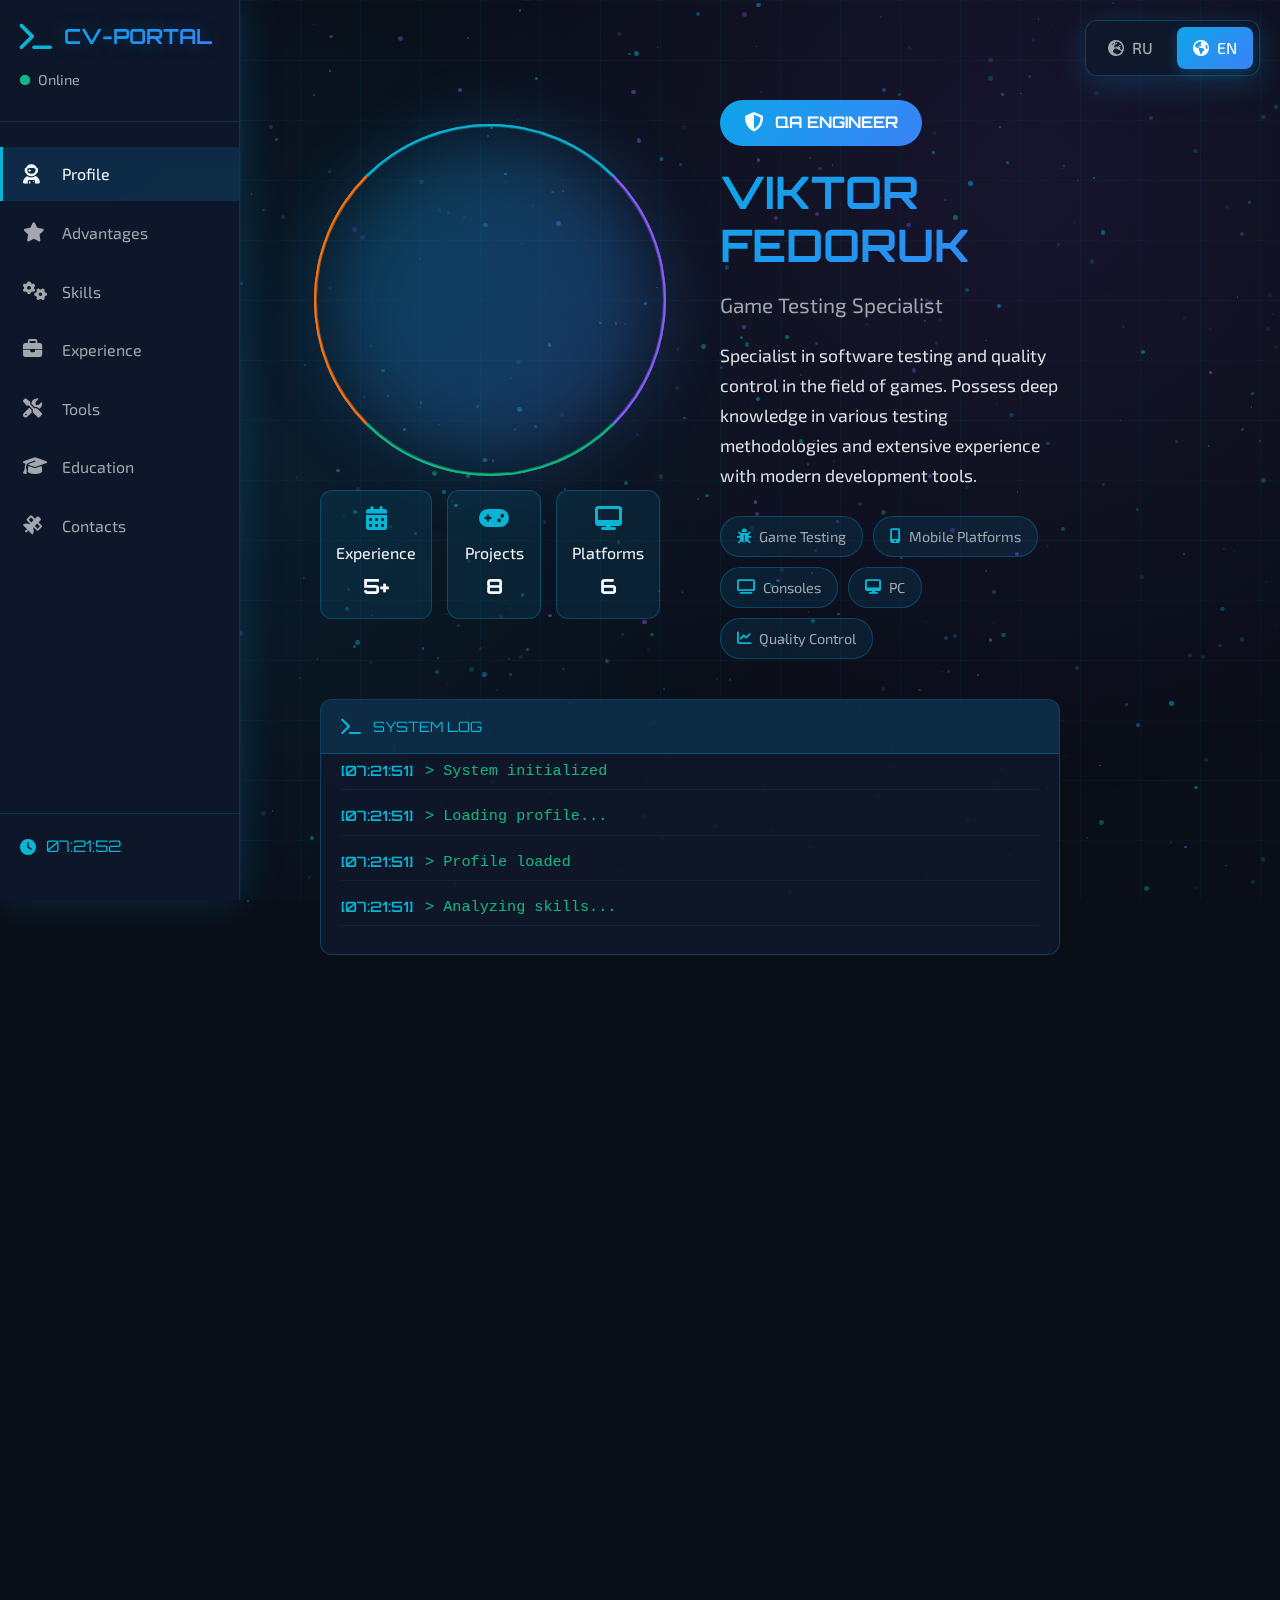
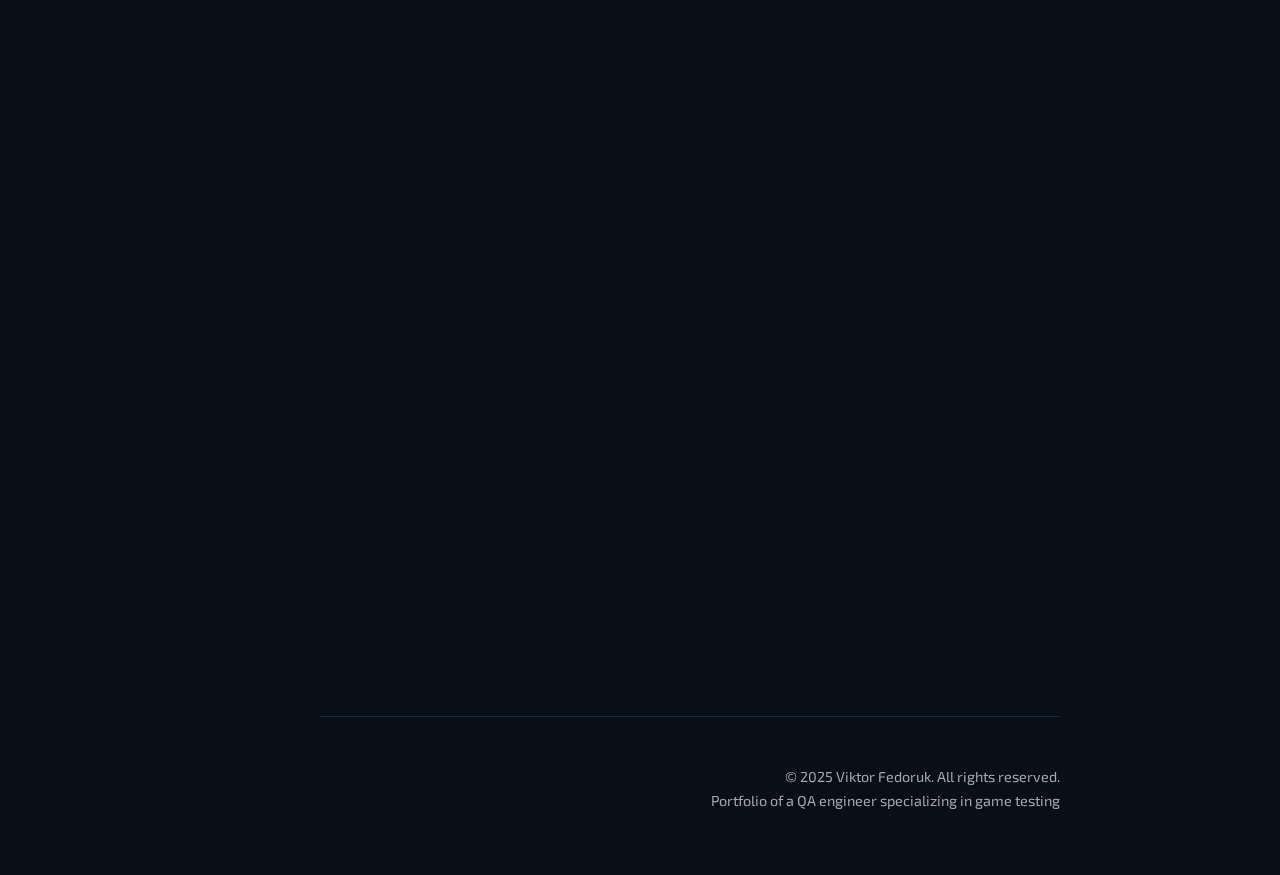
<file: cv/index.html>
<!DOCTYPE html>
<html lang="ru" id="html">
<head>
    <meta charset="UTF-8">
    <meta name="viewport" content="width=device-width, initial-scale=1.0">
    <title>QA Game Tester | Viktor Fedoruk</title>
    <link rel="stylesheet" href="https://cdnjs.cloudflare.com/ajax/libs/font-awesome/6.5.0/css/all.min.css">
    <link href="https://fonts.googleapis.com/css2?family=Orbitron:wght@400;500;700;900&family=Exo+2:wght@300;400;500;600&display=swap" rel="stylesheet">
    <link rel="stylesheet" href="style.css">
    <link rel="icon" type="image/x-icon" href="assets/favicon.ico">
</head>
<body>
    <!-- Фоновые элементы -->
    <div class="bg-stars"></div>
    <div class="bg-grid"></div>
    <div class="particles" id="particles"></div>
    
    <!-- Языковой переключатель -->
    <div class="language-switcher">
        <div class="lang-option active" data-lang="ru">
            <i class="fas fa-globe-europe"></i>
            <span>RU</span>
        </div>
        <div class="lang-option" data-lang="en">
            <i class="fas fa-globe-americas"></i>
            <span>EN</span>
        </div>
    </div>
    
    <!-- Навигация -->
    <nav class="main-nav" id="mainNav">
        <div class="nav-header">
            <div class="nav-logo">
                <i class="fas fa-terminal"></i>
                <span class="nav-title ru-text">CV-PORTAL</span>
                <span class="nav-title en-text">CV-PORTAL</span>
            </div>
            <div class="nav-status">
                <div class="status-dot online"></div>
                <span class="ru-text">Онлайн</span>
                <span class="en-text">Online</span>
            </div>
        </div>
        
        <ul class="nav-menu">
            <li>
                <a href="#hero" class="nav-link active">
                    <i class="fas fa-user-astronaut"></i>
                    <span class="ru-text">Профиль</span>
                    <span class="en-text">Profile</span>
                </a>
            </li>
            <li>
                <a href="#why" class="nav-link">
                    <i class="fas fa-star"></i>
                    <span class="ru-text">Преимущества</span>
                    <span class="en-text">Advantages</span>
                </a>
            </li>
            <li>
                <a href="#skills" class="nav-link">
                    <i class="fas fa-cogs"></i>
                    <span class="ru-text">Навыки</span>
                    <span class="en-text">Skills</span>
                </a>
            </li>
            <li>
                <a href="#experience" class="nav-link">
                    <i class="fas fa-briefcase"></i>
                    <span class="ru-text">Опыт</span>
                    <span class="en-text">Experience</span>
                </a>
            </li>
            <li>
                <a href="#tools" class="nav-link">
                    <i class="fas fa-tools"></i>
                    <span class="ru-text">Инструменты</span>
                    <span class="en-text">Tools</span>
                </a>
            </li>
            <li>
                <a href="#education" class="nav-link">
                    <i class="fas fa-graduation-cap"></i>
                    <span class="ru-text">Образование</span>
                    <span class="en-text">Education</span>
                </a>
            </li>
            <li>
                <a href="#contact" class="nav-link">
                    <i class="fas fa-satellite"></i>
                    <span class="ru-text">Контакты</span>
                    <span class="en-text">Contacts</span>
                </a>
            </li>
        </ul>
        
        <div class="nav-footer">
            <div class="current-time" id="currentTime">
                <i class="fas fa-clock"></i>
                <span>--:--:--</span>
            </div>
        </div>
    </nav>

    <!-- Основной контент -->
    <main class="main-content">
        <!-- Секция: Герой -->
        <section id="hero" class="section active">
            <div class="hero-container">
                <div class="hero-grid">
                    <div class="hero-avatar">
                        <div class="avatar-container">
                            <div class="avatar-hologram"></div>
                            <img src="assets/avatar.jpg" alt="Виктор Федорук" class="avatar-image" 
                                 onerror="this.src='https://api.dicebear.com/7.x/avataaars/svg?seed=QAEngineer'">
                            <div class="avatar-ring">
                                <div class="ring-particle"></div>
                                <div class="ring-particle"></div>
                                <div class="ring-particle"></div>
                            </div>
                        </div>
                        
                        <div class="hero-status">
                            <div class="status-item">
                                <i class="fas fa-calendar-alt"></i>
                                <div>
                                    <span class="ru-text">Опыт работы</span>
                                    <span class="en-text">Experience</span>
                                    <span class="status-value">5+</span>
                                </div>
                            </div>
                            <div class="status-item">
                                <i class="fas fa-gamepad"></i>
                                <div>
                                    <span class="ru-text">Проекты</span>
                                    <span class="en-text">Projects</span>
                                    <span class="status-value">8</span>
                                </div>
                            </div>
                            <div class="status-item">
                                <i class="fas fa-desktop"></i>
                                <div>
                                    <span class="ru-text">Платформы</span>
                                    <span class="en-text">Platforms</span>
                                    <span class="status-value">6</span>
                                </div>
                            </div>
                        </div>
                    </div>
                    
                    <div class="hero-info">
                        <div class="hero-badge">
                            <i class="fas fa-shield-alt"></i>
                            <span class="ru-text">QA ИНЖЕНЕР</span>
                            <span class="en-text">QA ENGINEER</span>
                        </div>
                        
                        <h1 class="hero-title">
                            <span class="ru-text">ВИКТОР ФЕДОРУК</span>
                            <span class="en-text">VIKTOR FEDORUK</span>
                        </h1>
                        
                        <h2 class="hero-subtitle">
                            <span class="ru-text">Специалист по тестированию игр</span>
                            <span class="en-text">Game Testing Specialist</span>
                        </h2>
                        
                        <p class="hero-description ru-text">
                            Специалист в области тестирования программного обеспечения и контроля качества в сфере игр.
                            Обладаю глубокими знаниями в различных методологиях тестирования и богатым опытом работы
                            с современными инструментами разработки.
                        </p>
                        <p class="hero-description en-text">
                            Specialist in software testing and quality control in the field of games.
                            Possess deep knowledge in various testing methodologies and extensive experience
                            with modern development tools.
                        </p>
                        
                        <div class="hero-tags">
    				<span class="tag"><i class="fas fa-bug"></i> <span class="ru-text">Тестирование игр</span><span class="en-text">Game Testing</span></span>
   				 <span class="tag"><i class="fas fa-mobile-alt"></i> <span class="ru-text">Мобильные платформы</span><span class="en-text">Mobile Platforms</span></span>
  				  <span class="tag"><i class="fas fa-tv"></i> <span class="ru-text">Консоли</span><span class="en-text">Consoles</span></span>
  				  <span class="tag"><i class="fas fa-desktop"></i> <span class="ru-text">ПК</span><span class="en-text">PC</span></span>
 				   <span class="tag"><i class="fas fa-chart-line"></i> <span class="ru-text">Контроль качества</span><span class="en-text">Quality Control</span></span>
			</div>
                    </div>
                </div>
                
                <!-- Консоль с динамическим временем -->
                <div class="system-console">
                    <div class="console-header">
                        <i class="fas fa-terminal"></i>
                        <span class="ru-text">СИСТЕМНЫЙ ЖУРНАЛ</span>
                        <span class="en-text">SYSTEM LOG</span>
                    </div>
                    <div class="console-output" id="consoleOutput">
                        <!-- Записи будут добавлены динамически через JS -->
                    </div>
                </div>
            </div>
        </section>

        <!-- Секция: Преимущества -->
        <section id="why" class="section">
            <div class="section-header">
                <h2 class="section-title">
                    <i class="fas fa-rocket"></i>
                    <span class="ru-text">ПОЧЕМУ Я</span>
                    <span class="en-text">WHY ME</span>
                </h2>
                <p class="section-subtitle ru-text">
                    Компетенции, которые делают меня ценным специалистом
                </p>
                <p class="section-subtitle en-text">
                    Competencies that make me a valuable specialist
                </p>
            </div>
            
            <div class="advantages-grid">
                <div class="advantage-card">
                    <div class="advantage-icon">
                        <i class="fas fa-puzzle-piece"></i>
                    </div>
                    <h3 class="ru-text">Решение сложных задач</h3>
                    <h3 class="en-text">Complex Problem Solving</h3>
                    <p class="ru-text">
                        Нахожу неочевидные баги и edge-кейсы в игровой механике, 
                        анализирую системные взаимодействия для выявления коренных причин проблем.
                    </p>
                    <p class="en-text">
                        Finding non-obvious bugs and edge cases in game mechanics,
                        analyzing system interactions to identify root causes of problems.
                    </p>
                </div>
                
                <div class="advantage-card">
                    <div class="advantage-icon">
                        <i class="fas fa-brain"></i>
                    </div>
                    <h3 class="ru-text">Ответственность и креативность</h3>
                    <h3 class="en-text">Responsibility & Creativity</h3>
                    <p class="ru-text">
                        Подхожу к тестированию как к творческому процессу, 
                        разрабатываю уникальные сценарии проверки и нестандартные подходы к выявлению дефектов.
                    </p>
                    <p class="en-text">
                        Approaching testing as a creative process,
                        developing unique verification scenarios and unconventional approaches to defect detection.
                    </p>
                </div>
                
                <div class="advantage-card">
                    <div class="advantage-icon">
                        <i class="fas fa-graduation-cap"></i>
                    </div>
                    <h3 class="ru-text">Постоянное развитие</h3>
                    <h3 class="en-text">Continuous Learning</h3>
                    <p class="ru-text">
                        Постоянно изучаю новые технологии и методологии тестирования, 
                        прохожу курсы повышения квалификации и изучаю отраслевые тренды.
                    </p>
                    <p class="en-text">
                        Constantly learning new technologies and testing methodologies,
                        taking advanced training courses and studying industry trends.
                    </p>
                </div>
                
                <div class="advantage-card">
                    <div class="advantage-icon">
                        <i class="fas fa-binoculars"></i>
                    </div>
                    <h3 class="ru-text">Слежу за трендами</h3>
                    <h3 class="en-text">Trend Awareness</h3>
                    <p class="ru-text">
                        Отслеживаю прогресс IT-технологий и игровой индустрии, 
                        анализирую новые инструменты и подходы к разработке и тестированию.
                    </p>
                    <p class="en-text">
                        Tracking IT technology progress and gaming industry trends,
                        analyzing new tools and approaches to development and testing.
                    </p>
                </div>
                
                <div class="advantage-card">
                    <div class="advantage-icon">
                        <i class="fas fa-gamepad"></i>
                    </div>
                    <h3 class="ru-text">Страсть к играм</h3>
                    <h3 class="en-text">Passion for Games</h3>
                    <p class="ru-text">
                        Большой опыт в различных жанрах, глубокое понимание игровых механик, 
                        психологии игроков и принципов геймдизайна.
                    </p>
                    <p class="en-text">
                        Extensive experience across genres, deep understanding of game mechanics,
                        player psychology, and game design principles.
                    </p>
                </div>
                
                <div class="advantage-card">
                    <div class="advantage-icon">
                        <i class="fas fa-users"></i>
                    </div>
                    <h3 class="ru-text">Командная работа</h3>
                    <h3 class="en-text">Team Collaboration</h3>
                    <p class="ru-text">
                        Эффективная коммуникация с разработчиками, дизайнерами и продюсерами, 
                        создание конструктивной обратной связи для улучшения продукта.
                    </p>
                    <p class="en-text">
                        Effective communication with developers, designers, and producers,
                        providing constructive feedback for product improvement.
                    </p>
                </div>
            </div>
        </section>

        <!-- Секция: Навыки -->
        <section id="skills" class="section">
            <div class="section-header">
                <h2 class="section-title">
                    <i class="fas fa-star"></i>
                    <span class="ru-text">КЛЮЧЕВЫЕ НАВЫКИ</span>
                    <span class="en-text">KEY SKILLS</span>
                </h2>
            </div>
            
            <div class="skills-grid">
                 <!-- Основные компетенции -->
                <div class="skill-category">
                    <div class="skill-category-header">
                        <i class="fas fa-tasks"></i>
                        <div>
                            <h3 class="skill-category-title ru-text">Основные компетенции</h3>
                            <h3 class="skill-category-title en-text">Core Competencies</h3>
                            <p class="skill-category-subtitle ru-text">Профессиональные умения и экспертиза</p>
                            <p class="skill-category-subtitle en-text">Professional skills and expertise</p>
                        </div>
                    </div>
                    <div class="skill-list">
                        <div class="skill-item">
                            <div class="skill-icon"><i class="fas fa-file-alt"></i></div>
                            <div class="skill-content">
                                <div class="skill-header">
                                    <span class="ru-text">Анализ проектной документации</span>
                                    <span class="en-text">Project documentation analysis</span>
                                </div>
                                <div class="skill-description ru-text">Глубокий анализ требований, спецификаций и технической документации</div>
                                <div class="skill-description en-text">Deep analysis of requirements, specifications and technical documentation</div>
                            </div>
                        </div>
                        <div class="skill-item">
                            <div class="skill-icon"><i class="fas fa-clipboard-check"></i></div>
                            <div class="skill-content">
                                <div class="skill-header">
                                    <span class="ru-text">Тест-документация</span>
                                    <span class="en-text">Test documentation</span>
                                </div>
                                <div class="skill-description ru-text">Чек-листы, тест-кейсы, тест-планы, отчеты о тестировании</div>
                                <div class="skill-description en-text">Checklists, test cases, test plans, test reports</div>
                            </div>
                        </div>
                        <div class="skill-item">
                            <div class="skill-icon"><i class="fas fa-database"></i></div>
                            <div class="skill-content">
                                <div class="skill-header">
                                    <span class="ru-text">Системы управления тестированием</span>
                                    <span class="en-text">Test management systems</span>
                                </div>
                                <div class="skill-description ru-text">QASE, TestRail, Jira Test Management</div>
                                <div class="skill-description en-text">QASE, TestRail, Jira Test Management</div>
                            </div>
                        </div>
                        <div class="skill-item">
                            <div class="skill-icon"><i class="fas fa-bug"></i></div>
                            <div class="skill-content">
                                <div class="skill-header">
                                    <span class="ru-text">Багрепортинг</span>
                                    <span class="en-text">Bug reporting</span>
                                </div>
                                <div class="skill-description ru-text">JIRA, TeamWork, детализированные отчеты о дефектах</div>
                                <div class="skill-description en-text">JIRA, TeamWork, detailed defect reports</div>
                            </div>
                        </div>
                        <div class="skill-item">
                            <div class="skill-icon"><i class="fas fa-comments"></i></div>
                            <div class="skill-content">
                                <div class="skill-header">
                                    <span class="ru-text">Коммуникация в команде</span>
                                    <span class="en-text">Team communication</span>
                                </div>
                                <div class="skill-description ru-text">Эффективное взаимодействие с разработчиками и менеджерами</div>
                                <div class="skill-description en-text">Effective interaction with developers and managers</div>
                            </div>
                        </div>
                        <div class="skill-item">
                            <div class="skill-icon"><i class="fas fa-robot"></i></div>
                            <div class="skill-content">
                                <div class="skill-header">
                                    <span class="ru-text">Применение AI в работе</span>
                                    <span class="en-text">AI application in work</span>
                                </div>
                                <div class="skill-description ru-text">
                                    Использование AI‑инструментов для оптимизации тестирования, анализа данных, совершенствования процессов и разработки собственных решений
                                </div>
                                <div class="skill-description en-text">
                                    Leveraging AI tools for test optimization, data analysis, process improvement, and tool development
                                </div>
                            </div>
                        </div>
                    </div>
                </div>

                <!-- Игровое тестирование -->
                <div class="skill-category">
                    <div class="skill-category-header">
                        <i class="fas fa-gamepad"></i>
                        <div>
                            <h3 class="skill-category-title ru-text">Игровое тестирование</h3>
                            <h3 class="skill-category-title en-text">Game Testing</h3>
                            <p class="skill-category-subtitle ru-text">Тестирование мобильных и консольных игр</p>
                            <p class="skill-category-subtitle en-text">Testing mobile and console games</p>
                        </div>
                    </div>
                    <div class="skill-list">
                        <div class="skill-item">
                            <div class="skill-icon"><i class="fas fa-users"></i></div>
                            <div class="skill-content">
                                <div class="skill-header">
                                    <span class="ru-text">Тестирование игровых событий</span>
                                    <span class="en-text">Game events testing</span>
                                </div>
                                <div class="skill-description ru-text">Проверка квестов, наград, таймингов и ротации событий</div>
                                <div class="skill-description en-text">Verification of quests, rewards, event timing and rotation</div>
                            </div>
                        </div>

                        <div class="skill-item">
                            <div class="skill-icon"><i class="fas fa-fist-raised"></i></div>
                            <div class="skill-content">
                                <div class="skill-header">
                                    <span class="ru-text">Боевые механики</span>
                                    <span class="en-text">Combat mechanics</span>
                                </div>
                                <div class="skill-description ru-text">Проверка режимов, движения персонажей, стрельбы и способностей</div>
                                <div class="skill-description en-text">Testing modes, character movement, shooting and abilities</div>
                            </div>
                        </div>

                        <div class="skill-item">
                            <div class="skill-icon"><i class="fas fa-robot"></i></div>
                            <div class="skill-content">
                                <div class="skill-header">
                                    <span class="ru-text">AI тестирование</span>
                                    <span class="en-text">AI testing</span>
                                </div>
                                <div class="skill-description ru-text">Проверка поведения ботов, их взаимодействия с игроками</div>
                                <div class="skill-description en-text">Checking bot behavior and interaction with players</div>
                            </div>
                        </div>

                        <div class="skill-item">
                            <div class="skill-icon"><i class="fas fa-magic"></i></div>
                            <div class="skill-content">
                                <div class="skill-header">
                                    <span class="ru-text">Тестирование игрового контента</span>
                                    <span class="en-text">Game content testing</span>
                                </div>
                                <div class="skill-description ru-text">Проверка скинов, моделей, эффектов, анимаций и звуков</div>
                                <div class="skill-description en-text">Testing skins, models, effects, animations and sounds</div>
                            </div>
                        </div>

                        <div class="skill-item">
                            <div class="skill-icon"><i class="fas fa-shopping-cart"></i></div>
                            <div class="skill-content">
                                <div class="skill-header">
                                    <span class="ru-text">Покупки и подписки</span>
                                    <span class="en-text">Purchases & subscriptions</span>
                                </div>
                                <div class="skill-description ru-text">Проверка транзакций, покупок за реальную и внутриигровую валюту</div>
                                <div class="skill-description en-text">Verification of transactions, purchases with real and in-game currency</div>
                            </div>
                        </div>

                        <div class="skill-item">
                            <div class="skill-icon"><i class="fas fa-network-wired"></i></div>
                            <div class="skill-content">
                                <div class="skill-header">
                                    <span class="ru-text">Мультиплеер и сетевые функции</span>
                                    <span class="en-text">Multiplayer & networking</span>
                                </div>
                                <div class="skill-description ru-text">
                                    Проверка матчмейкинга, стабильности соединения, синхронизации игроков и работы чата
                                </div>
                                <div class="skill-description en-text">
                                    Testing matchmaking, connection stability, player synchronization, and chat functionality
                                </div>
                            </div>
                        </div>
                    </div>
                </div>
        </section>    

        <!-- Секция: Опыт работы -->
        <section id="experience" class="section">
            <div class="section-header">
                <h2 class="section-title">
                    <i class="fas fa-briefcase"></i>
                    <span class="ru-text">ОПЫТ РАБОТЫ</span>
                    <span class="en-text">WORK EXPERIENCE</span>
                </h2>
            </div>
            
            <div class="timeline">
                <div class="timeline-item">
                    <div class="timeline-date">
                        <span class="ru-text">Март 2021 - Настоящее время</span>
                        <span class="en-text">March 2021 - Present</span>
                        <span class="timeline-duration">4 г. 10 мес.</span>
                    </div>
                    <div class="timeline-content">
                        <div class="timeline-header">
                            <h3 class="company-name">Press Fire Games</h3>
                            <div class="company-location">
                                <i class="fas fa-map-marker-alt"></i>
                                <span class="ru-text">Минск, Беларусь</span>
                                <span class="en-text">Minsk, Belarus</span>
                            </div>
                        </div>
                        
                        <div class="position-title">
                            <i class="fas fa-user-tie"></i>
                            <span class="ru-text">QA Engineer / Тестировщик игр</span>
                            <span class="en-text">QA Engineer / Game Tester</span>
                        </div>
                        
                        <div class="project-description ru-text">
                            Мануальное тестирование шутера для мобильных платформ (iOS/Android) 
                            и спортивного симулятора для консолей X-Box и PS.
                        </div>
                        <div class="project-description en-text">
                            Manual testing of a shooter for mobile platforms (iOS/Android)
                            and a sports simulator for X-Box and PS consoles.
                        </div>
                        
                        <div class="responsibilities">
                            <h4 class="ru-text">Обязанности:</h4>
                            <h4 class="en-text">Responsibilities:</h4>
                            <ul>
                                <li class="ru-text">Ведение тестовой документации (чек-листы, тест-кейсы)</li>
                                <li class="en-text">Maintaining test documentation (checklists, test cases)</li>
                                <li class="ru-text">UI/UX тестирование по макетам Figma</li>
                                <li class="en-text">UI/UX testing based on Figma layouts</li>
                                <li class="ru-text">Тестирование контента: модели, анимации, скины</li>
                                <li class="en-text">Content testing: models, animations, skins</li>
                                <li class="ru-text">Тестирование игровых событий и механик</li>
                                <li class="en-text">Testing game events and mechanics</li>
                                <li class="ru-text">Тестирование покупок и внутриигровых транзакций</li>
                                <li class="en-text">Testing purchases and in-game transactions</li>
                                <li class="ru-text">AI-тестирование поведения ботов</li>
                                <li class="en-text">AI testing of bot behavior</li>
                                <li class="ru-text">Регрессионное тестирование</li>
                                <li class="en-text">Regression testing</li>
                                <li class="ru-text">Тестирование боевых механик и игровых режимов</li>
                                <li class="en-text">Testing combat mechanics and game modes</li>
                            </ul>
                        </div>
                    </div>
                </div>
                
                <div class="timeline-item">
                    <div class="timeline-date">
                        <span class="ru-text">Март 2020 - Февраль 2021</span>
                        <span class="en-text">March 2020 - February 2021</span>
                        <span class="timeline-duration">1 год</span>
                    </div>
                    <div class="timeline-content">
                        <div class="timeline-header">
                            <h3 class="company-name">Orangesoft</h3>
                            <div class="company-location">
                                <i class="fas fa-map-marker-alt"></i>
                                <span class="ru-text">Брест, Беларусь</span>
                                <span class="en-text">Brest, Belarus</span>
                            </div>
                        </div>
                        
                        <div class="position-title">
                            <i class="fas fa-user-tie"></i>
                            <span class="ru-text">QA Engineer</span>
                            <span class="en-text">QA Engineer</span>
                        </div>
                        
                        <div class="project-description ru-text">
                            Мануальное тестирование мобильных приложений на платформах Android и iOS.
                        </div>
                        <div class="project-description en-text">
                            Manual testing of mobile applications on Android and iOS platforms.
                        </div>
                        
                        <div class="responsibilities">
                            <h4 class="ru-text">Обязанности:</h4>
                            <h4 class="en-text">Responsibilities:</h4>
                            <ul>
                                <li class="ru-text">Анализ проектной документации</li>
                                <li class="en-text">Analysis of project documentation</li>
                                <li class="ru-text">Подготовка тестовой документации</li>
                                <li class="en-text">Preparation of test documentation</li>
                                <li class="ru-text">Компиляция ключей локализации (Lokalise)</li>
                                <li class="en-text">Compilation of localization keys (Lokalise)</li>
                                <li class="ru-text">Написание баг-репортов (JIRA, TeamWork)</li>
                                <li class="en-text">Writing bug reports (JIRA, TeamWork)</li>
                                <li class="ru-text">Функциональное, регрессионное, UI/UX тестирование</li>
                                <li class="en-text">Functional, regression, UI/UX testing</li>
                                <li class="ru-text">Компонентное, интеграционное, системное тестирование</li>
                                <li class="en-text">Component, integration, system testing</li>
                            </ul>
                        </div>
                    </div>
                </div>
            </div>
        </section>

        <!-- Секция: Инструменты -->
        <section id="tools" class="section">
            <div class="section-header">
                <h2 class="section-title">
                    <i class="fas fa-tools"></i>
                    <span class="ru-text">ИНСТРУМЕНТЫ</span>
                    <span class="en-text">TOOLS</span>
                </h2>
            </div>
            
            <div class="tools-container">
                <div class="tools-grid-expanded">
                    <div class="tool-category">
                        <div class="tool-category-header">
                            <div class="tool-category-icon">
                                <i class="fas fa-bug"></i>
                            </div>
                            <div class="tool-category-titles">
                                <h3 class="ru-text">Тестирование и баг-трекинг</h3>
                                <h3 class="en-text">Testing & Bug Tracking</h3>
                            </div>
                        </div>
                        <div class="tool-list">
                            <div class="tool-item">
                                <div class="tool-icon">
                                    <i class="fab fa-jira"></i>
                                </div>
                                <div class="tool-name">Atlassian Jira</div>
                            </div>
                            <div class="tool-item">
                                <div class="tool-icon">
                                    <i class="fas fa-chart-line"></i>
                                </div>
                                <div class="tool-name">TestRail</div>
                            </div>
                            <div class="tool-item">
                                <div class="tool-icon">
                                    <i class="fas fa-tasks"></i>
                                </div>
                                <div class="tool-name">QASE</div>
                            </div>
                            <div class="tool-item">
                                <div class="tool-icon">
                                    <i class="fa-brands fa-confluence"></i>
                                </div>
                                <div class="tool-name">Confluence</div>
                            </div>
                            <div class="tool-item">
                                <div class="tool-icon">
                                    <i class="fas fa-users"></i>
                                </div>
                                <div class="tool-name">TeamWork</div>
                            </div>
                            <div class="tool-item">
                                <div class="tool-icon">
                                    <i class="fas fa-chart-pie"></i>
                                </div>
                                <div class="tool-name">Allure TestOps</div>
                            </div>
                        </div>
                    </div>
                    
                    <div class="tool-category">
                        <div class="tool-category-header">
                            <div class="tool-category-icon">
                                <i class="fas fa-code"></i>
                            </div>
                            <div class="tool-category-titles">
                                <h3 class="ru-text">Разработка и отладка</h3>
                                <h3 class="en-text">Development & Debugging</h3>
                            </div>
                        </div>
                        <div class="tool-list">
                            <div class="tool-item">
                                <div class="tool-icon">
                                    <i class="fab fa-android"></i>
                                </div>
                                <div class="tool-name">Android Studio</div>
                            </div>
                            <div class="tool-item">
                                <div class="tool-icon">
                                    <i class="fab fa-apple"></i>
                                </div>
                                <div class="tool-name">Xcode</div>
                            </div>
                            <div class="tool-item">
                                <div class="tool-icon">
                                    <i class="fas fa-code-branch"></i>
                                </div>
                                <div class="tool-name">GitHub / GitLab / Bitbucket / Sourcetree</div>
                            </div>
                            <div class="tool-item">
                                <div class="tool-icon">
                                    <i class="fa-brands fa-atlassian"></i>
                                </div>
                                <div class="tool-name">Bamboo</div>
                            </div>
                            <div class="tool-item">
                                <div class="tool-icon">
                                    <i class="fa-solid fa-gears"></i>
                                </div>
                                <div class="tool-name">Garlic</div>
                            </div>
                            <div class="tool-item">
                                <div class="tool-icon">
                                    <i class="fa-brands fa-jenkins"></i>
                                </div>
                                <div class="tool-name">Jenkins</div>
                            </div>
                        </div>
                    </div>
                    
                    <div class="tool-category">
                        <div class="tool-category-header">
                            <div class="tool-category-icon">
                                <i class="fas fa-gamepad"></i>
                            </div>
                            <div class="tool-category-titles">
                                <h3 class="ru-text">Движки и платформы</h3>
                                <h3 class="en-text">Game Engines & Platforms</h3>
                            </div>
                        </div>
                        <div class="tool-list">
                            <div class="tool-item">
                                <div class="tool-icon">
                                    <i class="fas fa-cube"></i>
                                </div>
                                <div class="tool-name">Unreal Engine 5</div>
                            </div>
                            <div class="tool-item">
                                <div class="tool-icon">
                                    <i class="fa-brands fa-unity"></i>
                                </div>
                                <div class="tool-name">Unity</div>
                            </div>
                            <div class="tool-item">
                                <div class="tool-icon">
                                    <i class="fas fa-mobile-alt"></i>
                                </div>
                                <div class="tool-name">Android Virtual Device</div>
                            </div>
                            <div class="tool-item">
                                <div class="tool-icon">
                                    <i class="fab fa-google-play"></i>
                                </div>
                                <div class="tool-name">Google Play Console</div>
                            </div>
                            <div class="tool-item">
                                <div class="tool-icon">
                                    <i class="fas fa-fire"></i>
                                </div>
                                <div class="tool-name">Firebase</div>
                            </div>
                        </div>
                    </div>
                    
                    <div class="tool-category">
                        <div class="tool-category-header">
                            <div class="tool-category-icon">
                                <i class="fas fa-desktop"></i>
                            </div>
                            <div class="tool-category-titles">
                            <h3 class="ru-text">OS и игровые платформы</h3>
                            <h3 class="en-text">OS & Game Platforms</h3>
                        </div>
                        </div>
                        <div class="tool-list">
                            <div class="tool-item">
                                <div class="tool-icon"><i class="fab fa-android"></i></div>
                                <div class="tool-name">Android</div>
                            </div>
                            <div class="tool-item">
                                <div class="tool-icon"><i class="fab fa-apple"></i></div>
                                <div class="tool-name">iOS</div>
                            </div>
                            <div class="tool-item">
                                <div class="tool-icon"><i class="fab fa-windows"></i></div>
                                <div class="tool-name">Windows</div>
                            </div>
                            <div class="tool-item">
                                <div class="tool-icon"><i class="fab fa-apple"></i></div>
                                <div class="tool-name">MacOS</div>
                            </div>
                            <div class="tool-item">
                                <div class="tool-icon"><i class="fa-brands fa-playstation"></i></div>
                                <div class="tool-name">PlayStation</div>
                            </div>
                            <div class="tool-item">
                                <div class="tool-icon"><i class="fa-brands fa-xbox"></i></div>
                                <div class="tool-name">Xbox</div>
                            </div>
                        </div>
                    </div>
                </div>
            </div>
        </section>

        <!-- Секция: Образование -->
        <section id="education" class="section">
            <div class="section-header">
                <h2 class="section-title">
                    <i class="fas fa-graduation-cap"></i>
                    <span class="ru-text">ОБРАЗОВАНИЕ</span>
                    <span class="en-text">EDUCATION</span>
                </h2>
            </div>
            
            <div class="education-grid">
                <div class="education-card">
                    <div class="education-icon">
                        <i class="fas fa-laptop-code"></i>
                    </div>
                    <div class="education-content">
                        <h3 class="institution-name">IT Academy</h3>
                        <div class="education-details">
                            <span class="ru-text">Курс по тестированию ПО</span>
                            <span class="en-text">Software Testing Course</span>
                            <span class="education-year">2020</span>
                        </div>
                        <p class="education-description ru-text">
                            Сертифицированная программа по основам тестирования программного обеспечения, 
                            включающая практические задания и проекты.
                        </p>
                        <p class="education-description en-text">
                            Certified program on software testing fundamentals,
                            including practical assignments and projects.
                        </p>
                    </div>
                </div>
                
                <div class="education-card">
                    <div class="education-icon">
                        <i class="fas fa-university"></i>
                    </div>
                    <div class="education-content">
                        <h3 class="institution-name">
                            <span class="ru-text">Брестский государственный технический университет</span>
                            <span class="en-text">Brest State Technical University</span>
                        </h3>
                        <div class="education-details">
                            <span class="ru-text">Проектирование электротехники, электроники и систем связи</span>
                            <span class="en-text">Electrical Engineering, Electronics and Communication Systems Design</span>
                            <span class="education-year">2012 - 2016</span>
                        </div>
                    </div>
                </div>
            </div>
        </section>

        <!-- Секция: Контакты -->
        <section id="contact" class="section">
            <div class="section-header">
                <h2 class="section-title">
                    <i class="fas fa-satellite"></i>
                    <span class="ru-text">КОНТАКТЫ</span>
                    <span class="en-text">CONTACT</span>
                </h2>
                <p class="section-subtitle ru-text">
                    Свяжитесь со мной для обсуждения сотрудничества
                </p>
                <p class="section-subtitle en-text">
                    Contact me to discuss cooperation
                </p>
            </div>
            
            <div class="contact-container">
                <div class="contact-grid">
                    <div class="contact-info">
                        <div class="contact-item">
                            <div class="contact-icon">
                                <i class="fas fa-envelope"></i>
                            </div>
                            <div class="contact-details">
                                <h3 class="ru-text">Email</h3>
                                <h3 class="en-text">Email</h3>
                                <a href="mailto:victor.fedoruk1997@gmail.com" class="contact-link">victor.fedoruk1997@gmail.com</a>
                                <p class="contact-subtitle ru-text">Основной способ связи</p>
                                <p class="contact-subtitle en-text">Primary contact method</p>
                            </div>
                        </div>
                        
                        <div class="contact-item">
                            <div class="contact-icon">
                                <i class="fab fa-linkedin"></i>
                            </div>
                            <div class="contact-details">
                                <h3 class="ru-text">LinkedIn</h3>
                                <h3 class="en-text">LinkedIn</h3>
                                <a href="https://linkedin.com/in/vfedoruk" target="_blank" class="contact-link">
                                    linkedin.com/in/vfedoruk
                                </a>
                                <p class="contact-subtitle ru-text">Профессиональный профиль</p>
                                <p class="contact-subtitle en-text">Professional profile</p>
                            </div>
                        </div>
                        
                        <div class="contact-item">
                            <div class="contact-icon">
                                <i class="fab fa-telegram"></i>
                            </div>
                            <div class="contact-details">
                                <h3 class="ru-text">Telegram</h3>
                                <h3 class="en-text">Telegram</h3>
                                <a href="https://t.me/mr_Bristle" target="_blank" class="contact-link">
                                    @mr_Bristle
                                </a>
                                <p class="contact-subtitle ru-text">Быстрая связь</p>
                                <p class="contact-subtitle en-text">Quick communication</p>
                            </div>
                        </div>
                    </div>
                    
                    <div class="contact-availability">
                        <div class="availability-card">
                            <div class="availability-header">
                                <i class="fas fa-clock"></i>
                                <div>
                                    <span class="ru-text">Доступность</span>
                                    <span class="en-text">Availability</span>
                                </div>
                            </div>
                            <div class="availability-status">
                                <div class="status-indicator active"></div>
                                <span class="ru-text">Доступен для проектов</span>
                                <span class="en-text">Available for projects</span>
                            </div>
                            <div class="availability-details">
                                <p class="ru-text">
                                    Открыт к предложениям по удаленной работе или контрактам.
                                    Готов рассмотреть интересные проекты в игровой индустрии.
                                </p>
                                <p class="en-text">
                                    Open to remote work or contract offers.
                                    Ready to consider interesting projects in the gaming industry.
                                </p>
                            </div>
                            <div class="availability-time">
                                <i class="fas fa-calendar-check"></i>
                                <span class="ru-text">Время ответа: 1-2 рабочих дня</span>
                                <span class="en-text">Response time: 1-2 business days</span>
                            </div>
                        </div>
                    </div>
                </div>
            </div>
        </section>

        <!-- Футер -->
        <footer class="main-footer">
            <div class="footer-content">
                <div class="footer-info">
                    <p class="ru-text">© 2025 Виктор Федорук. Все права защищены.</p>
                    <p class="en-text">© 2025 Viktor Fedoruk. All rights reserved.</p>
                    <p class="ru-text">Портфолио QA инженера, специализирующегося на тестировании игр</p>
                    <p class="en-text">Portfolio of a QA engineer specializing in game testing</p>
                </div>
            </div>
        </footer>
    </main>

    <!-- Скрипты -->
    <script src="script.js"></script>
</body>
</html>
</file>
<file: cv/style.css>
/* ===== БАЗОВЫЕ НАСТРОЙКИ ===== */
:root {
    /* Sci-Fi цветовая палитра */
    --space-black: #0a0e17;
    --space-dark: #111827;
    --space-blue: #0ea5e9;
    --space-cyan: #06b6d4;
    --space-purple: #8b5cf6;
    --space-green: #10b981;
    --space-orange: #f97316;
    --space-white: #f8fafc;
    --space-gray: #334155;
    --space-light-gray: #a3a8af;
    
    /* Градиенты */
    --gradient-space: linear-gradient(135deg, #0a0e17 0%, #1e293b 100%);
    --gradient-blue: linear-gradient(135deg, #0ea5e9 0%, #3b82f6 100%);
    --gradient-cyan: linear-gradient(135deg, #06b6d4 0%, #0ea5e9 100%);
    --gradient-purple: linear-gradient(135deg, #8b5cf6 0%, #a855f7 100%);
    --gradient-card: linear-gradient(135deg, rgba(14, 165, 233, 0.1) 0%, rgba(139, 92, 246, 0.1) 100%);
    
    /* Тени */
    --shadow-card: 0 8px 32px rgba(14, 165, 233, 0.15);
    --shadow-glow: 0 0 30px rgba(14, 165, 233, 0.4);
    --shadow-nav: 0 0 40px rgba(14, 165, 233, 0.2);
    
    /* Шрифты */
    --font-heading: 'Orbitron', sans-serif;
    --font-body: 'Exo 2', sans-serif;
}

* {
    margin: 0;
    padding: 0;
    box-sizing: border-box;
}

html {
    scroll-behavior: smooth;
    scroll-padding-top: 80px;
}

body {
    font-family: var(--font-body);
    background: var(--space-black);
    color: var(--space-white);
    line-height: 1.6;
    overflow-x: hidden;
    position: relative;
}

/* ===== ФОНОВЫЕ ЭФФЕКТЫ ===== */
.bg-stars {
    position: fixed;
    top: 0;
    left: 0;
    width: 100%;
    height: 100%;
    background: 
        radial-gradient(circle at 20% 50%, rgba(14, 165, 233, 0.1) 0%, transparent 50%),
        radial-gradient(circle at 80% 20%, rgba(139, 92, 246, 0.1) 0%, transparent 50%);
    z-index: -3;
}

.bg-grid {
    position: fixed;
    top: 0;
    left: 0;
    width: 100%;
    height: 100%;
    background-image: 
        linear-gradient(rgba(14, 165, 233, 0.05) 1px, transparent 1px),
        linear-gradient(90deg, rgba(14, 165, 233, 0.05) 1px, transparent 1px);
    background-size: 60px 60px;
    z-index: -2;
    animation: gridMove 40s linear infinite;
}

.particles {
    position: fixed;
    top: 0;
    left: 0;
    width: 100%;
    height: 100%;
    z-index: -1;
    pointer-events: none;
}

@keyframes gridMove {
    0% { transform: translateY(0) translateX(0); }
    100% { transform: translateY(60px) translateX(60px); }
}

/* ===== ЗАКРЕПЛЁННЫЙ ПЕРЕКЛЮЧАТЕЛЬ ЯЗЫКА (фиксированный) ===== */
.language-switcher {
    position: fixed;
    top: 20px;
    right: 20px;
    display: flex;
    gap: 8px;
    z-index: 2000; /* выше навигации */
    background: rgba(15, 23, 42, 0.95);
    backdrop-filter: blur(15px);
    border: 1px solid rgba(14, 165, 233, 0.3);
    border-radius: 12px;
    padding: 6px;
    box-shadow: 0 8px 32px rgba(14, 165, 233, 0.2);
    transition: all 0.3s ease;
}

.language-switcher:hover {
    border-color: var(--space-cyan);
    box-shadow: 0 8px 32px rgba(14, 165, 233, 0.3);
}

.language-switcher.hidden {
    opacity: 0;
    transform: translateY(-20px); /* плавный уход вверх */
    pointer-events: none;         /* отключаем клики */
}

.lang-option {
    display: flex;
    align-items: center;
    gap: 8px;
    padding: 8px 16px;
    border-radius: 8px;
    cursor: pointer;
    transition: all 0.3s ease;
    color: var(--space-light-gray);
    font-weight: 500;
    white-space: nowrap;
}

.lang-option.active {
    background: var(--gradient-blue);
    color: var(--space-white);
    box-shadow: 0 4px 12px rgba(14, 165, 233, 0.3);
}

.lang-option:hover:not(.active) {
    background: rgba(14, 165, 233, 0.1);
    color: var(--space-white);
}

.lang-option i {
    font-size: 1rem;
}

/* Добавим отступ сверху для секций, чтобы не перекрывалось переключателем */
.section {
    padding-top: 80px;
    padding-bottom: 60px;
}

.section-header {
    margin-bottom: 50px;
}

@media (max-width: 768px) {
    .language-switcher {
        top: 10px;
        right: 10px;
        padding: 4px;
    }
    
    .lang-option {
        padding: 6px 12px;
        font-size: 0.9rem;
    }
}

/* ===== НАВИГАЦИЯ ===== */
.main-nav {
    position: fixed;
    left: 0;
    top: 0;
    bottom: 0;
    width: 240px;
    background: rgba(15, 23, 42, 0.95);
    backdrop-filter: blur(15px);
    border-right: 1px solid rgba(14, 165, 233, 0.2);
    z-index: 900;
    display: flex;
    flex-direction: column;
    padding: 20px 0;
    box-shadow: var(--shadow-nav);
}

.nav-header {
    padding: 0 20px 30px 20px;
    border-bottom: 1px solid rgba(14, 165, 233, 0.2);
}

.nav-logo {
    display: flex;
    align-items: center;
    gap: 12px;
    margin-bottom: 15px;
}

.nav-logo i {
    font-size: 1.8rem;
    color: var(--space-cyan);
}

.nav-title {
    font-family: var(--font-heading);
    font-size: 1.3rem;
    font-weight: 700;
    background: var(--gradient-blue);
    -webkit-background-clip: text;
    background-clip: text;
    color: transparent;
    text-shadow: 0 0 20px rgba(14, 165, 233, 0.3);
}

.nav-status {
    display: flex;
    align-items: center;
    gap: 8px;
    font-size: 0.9rem;
    color: var(--space-light-gray);
}

.status-dot {
    width: 10px;
    height: 10px;
    border-radius: 50%;
    background: var(--space-green);
    position: relative;
}

.status-dot.online::after {
    content: '';
    position: absolute;
    width: 100%;
    height: 100%;
    border-radius: 50%;
    background: var(--space-green);
    animation: pulse 2s infinite;
}

@keyframes pulse {
    0% { transform: scale(1); opacity: 0.8; }
    100% { transform: scale(2); opacity: 0; }
}

.nav-menu {
    flex: 1;
    list-style: none;
    padding: 20px 0;
    overflow-y: auto;
}

.nav-menu li {
    margin: 5px 0;
}

.nav-link {
    display: flex;
    align-items: center;
    gap: 15px;
    padding: 14px 20px;
    color: var(--space-light-gray);
    text-decoration: none;
    transition: all 0.3s ease;
    position: relative;
    border-left: 3px solid transparent;
}

.nav-link:hover {
    background: rgba(14, 165, 233, 0.08);
    color: var(--space-white);
    border-left-color: var(--space-cyan);
}

.nav-link.active {
    background: rgba(14, 165, 233, 0.15);
    color: var(--space-white);
    border-left-color: var(--space-cyan);
}

.nav-link i {
    width: 24px;
    font-size: 1.2rem;
}

.nav-footer {
    padding: 20px;
    border-top: 1px solid rgba(14, 165, 233, 0.2);
}

.current-time {
    display: flex;
    align-items: center;
    gap: 10px;
    font-family: var(--font-heading);
    font-size: 1rem;
    color: var(--space-cyan);
}

.current-time i {
    font-size: 1rem;
}

/* ===== ОСНОВНОЙ КОНТЕНТ ===== */
.main-content {
    margin-left: 240px;
    padding: 40px 60px;
    max-width: calc(100% - 240px);
    margin: 0 auto;
    padding-left: 200px;
    padding-right: 100px;
    box-sizing: border-box;
}

.section > .section-header,
.section > .skills-grid,
.section > .tools-container,
.section > .timeline,
.section > .education-grid,
.section > .contact-container {
    max-width: 1400px;
    margin: 0 auto;
    width: 100%;
}

.skills-grid {
    display: grid;
    grid-template-columns: 1fr 1fr;
    gap: 40px; /* Увеличили отступ между колонками */
    width: 100%;
}

@media (max-width: 1200px) {
    .main-content {
        padding-left: 280px;
        padding-right: 40px;
    }
}

@media (max-width: 992px) {
    .main-content {
        padding-left: 260px;
        padding-right: 30px;
    }
    
    .skills-grid {
        grid-template-columns: 1fr;
        gap: 30px;
    }
}

@media (max-width: 768px) {
    .main-content {
        margin-left: 0;
        margin-bottom: 60px;
        padding: 30px 20px;
        max-width: 100%;
        width: 100%;
    }
    
    .section {
        padding-top: 60px;
        padding-bottom: 40px;
    }
}

.section {
    min-height: auto;
    padding: 60px 0;
    display: flex;
    flex-direction: column;
    justify-content: flex-start;
    opacity: 0;
    transform: translateY(30px);
    transition: opacity 0.8s ease, transform 0.8s ease;
}

.section.active {
    opacity: 1;
    transform: translateY(0);
}

.section-header {
    margin-bottom: 40px;
    text-align: center;
}

.section-title {
    font-family: var(--font-heading);
    font-size: 2.5rem;
    margin-bottom: 15px;
    display: flex;
    align-items: center;
    justify-content: center;
    gap: 15px;
}

.section-title i {
    color: var(--space-cyan);
    font-size: 2rem;
}

.section-subtitle {
    font-size: 1.1rem;
    color: var(--space-light-gray);
    max-width: 700px;
    margin: 0 auto;
    margin-bottom: 25px;
    line-height: 1.6;
}

/* ===== СЕКЦИЯ ГЕРОЙ ===== */
.hero-container {
    max-width: 1200px;
    margin: 0 auto;
}

.hero-grid {
    display: grid;
    grid-template-columns: 1fr 1fr;
    gap: 60px;
    align-items: center;
    margin-bottom: 40px;
}

.hero-avatar {
    position: relative;
}

.avatar-container {
    position: relative;
    width: 320px;
    height: 320px;
    margin: 0 auto;
}

.avatar-hologram {
    position: absolute;
    width: 100%;
    height: 100%;
    background: var(--gradient-blue);
    border-radius: 50%;
    filter: blur(40px);
    opacity: 0.3;
    animation: hologramPulse 4s ease-in-out infinite;
}

@keyframes hologramPulse {
    0%, 100% { opacity: 0.2; transform: scale(1); }
    50% { opacity: 0.4; transform: scale(1.05); }
}

.avatar-image {
    position: absolute;
    width: 100%;
    height: 100%;
    border-radius: 50%;
    object-fit: cover;
    border: 4px solid rgba(14, 165, 233, 0.4);
    z-index: 2;
}

.avatar-ring {
    position: absolute;
    width: 110%;
    height: 110%;
    top: -5%;
    left: -5%;
    border-radius: 50%;
    z-index: 1;
}

.ring-particle {
    position: absolute;
    width: 100%;
    height: 100%;
    border-radius: 50%;
    border: 2px solid transparent;
    border-top-color: var(--space-cyan);
    border-right-color: var(--space-purple);
    border-bottom-color: var(--space-green);
    border-left-color: var(--space-orange);
    animation: rotateRing 15s linear infinite;
}

.ring-particle:nth-child(2) {
    animation-delay: -5s;
    border-width: 1px;
    opacity: 0.7;
}

.ring-particle:nth-child(3) {
    animation-delay: -10s;
    border-width: 3px;
    opacity: 0.5;
}

@keyframes rotateRing {
    0% { transform: rotate(0deg); }
    100% { transform: rotate(360deg); }
}

.hero-status {
    display: grid;
    grid-template-columns: repeat(3, 1fr);
    gap: 15px;
    margin-top: 30px;
}

.status-item {
    background: rgba(14, 165, 233, 0.1);
    border: 1px solid rgba(14, 165, 233, 0.3);
    border-radius: 12px;
    padding: 15px;
    text-align: center;
    transition: all 0.3s ease;
}

.status-item:hover {
    transform: translateY(-5px);
    border-color: rgba(14, 165, 233, 0.5);
}

.status-item i {
    font-size: 1.5rem;
    color: var(--space-cyan);
    margin-bottom: 10px;
}

.status-item div {
    display: flex;
    flex-direction: column;
    gap: 5px;
}

.status-item span:first-child {
    font-size: 0.9rem;
    color: var(--space-white);
    font-weight: 500;
}

.status-value {
    font-family: var(--font-heading);
    font-size: 1.3rem;
    color: var(--space-white);
    font-weight: 700;
}

.hero-info {
    max-width: 600px;
}

.hero-badge {
    display: inline-flex;
    align-items: center;
    gap: 12px;
    background: var(--gradient-blue);
    padding: 10px 24px;
    border-radius: 24px;
    font-family: var(--font-heading);
    font-size: 1rem;
    font-weight: 700;
    margin-bottom: 20px;
}

.hero-badge i {
    font-size: 1.2rem;
}

.hero-title {
    font-family: var(--font-heading);
    font-size: 2.8rem;
    margin-bottom: 15px;
    background: var(--gradient-blue);
    -webkit-background-clip: text;
    background-clip: text;
    color: transparent;
    line-height: 1.2;
}

.hero-subtitle {
    font-size: 1.3rem;
    color: var(--space-light-gray);
    margin-bottom: 20px;
    font-weight: 400;
}

.hero-description {
    font-size: 1.1rem;
    line-height: 1.7;
    color: rgba(248, 250, 252, 0.9);
    margin-bottom: 25px;
}

.hero-tags {
    display: flex;
    flex-wrap: wrap;
    gap: 10px;
    margin-top: 25px;
}

.tag {
    display: inline-flex;
    align-items: center;
    gap: 8px;
    background: rgba(14, 165, 233, 0.1);
    border: 1px solid rgba(14, 165, 233, 0.3);
    padding: 8px 16px;
    border-radius: 20px;
    font-size: 0.9rem;
    color: var(--space-light-gray);
    transition: all 0.3s ease;
}

.tag:hover {
    background: rgba(14, 165, 233, 0.2);
    color: var(--space-white);
    transform: translateY(-2px);
    border-color: var(--space-cyan);
}

.tag i {
    color: var(--space-cyan);
    font-size: 0.9rem;
}

/* ===== СИСТЕМНАЯ КОНСОЛЬ ===== */
.system-console {
    background: rgba(15, 23, 42, 0.9);
    border: 1px solid rgba(14, 165, 233, 0.3);
    border-radius: 12px;
    overflow: hidden;
}

.console-header {
    background: rgba(14, 165, 233, 0.15);
    padding: 15px 20px;
    border-bottom: 1px solid rgba(14, 165, 233, 0.3);
    display: flex;
    align-items: center;
    gap: 12px;
    font-family: var(--font-heading);
    font-size: 0.9rem;
    color: var(--space-cyan);
}

.console-header i {
    font-size: 1.1rem;
}

.console-output {
    padding: 20px;
    font-family: 'Courier New', monospace;
    font-size: 0.95rem;
    color: var(--space-green);
    max-height: 200px;
    overflow-y: auto;
    scrollbar-width: thin;
    scrollbar-color: var(--space-cyan) rgba(14, 165, 233, 0.1);
}

.console-output::-webkit-scrollbar {
    width: 6px;
}

.console-output::-webkit-scrollbar-track {
    background: rgba(14, 165, 233, 0.05);
}

.console-output::-webkit-scrollbar-thumb {
    background: var(--space-cyan);
    border-radius: 3px;
}

.log-entry {
    margin-bottom: 8px;
    display: flex;
    align-items: flex-start;
    gap: 12px;
    padding: 6px 0;
    border-bottom: 1px solid rgba(14, 165, 233, 0.1);
}

.log-time {
    color: var(--space-cyan);
    font-weight: 600;
    font-family: var(--font-heading);
    font-size: 0.9rem;
    min-width: 70px;
}

/* ===== СЕКЦИЯ ПРЕИМУЩЕСТВА ===== */
.advantages-grid {
    display: grid;
    grid-template-columns: repeat(auto-fit, minmax(320px, 1fr));
    gap: 25px;
    padding-left: 80px;
}

.advantage-card {
    background: rgba(15, 23, 42, 0.9);
    border: 1px solid rgba(14, 165, 233, 0.2);
    border-radius: 12px;
    padding: 25px;
    transition: all 0.3s ease;
    position: relative;
    overflow: hidden;
}

.advantage-card::before {
    content: '';
    position: absolute;
    top: 0;
    left: 0;
    width: 100%;
    height: 3px;
    background: var(--gradient-blue);
    transform: translateX(-100%);
    transition: transform 0.5s ease;
}

.advantage-card:hover::before {
    transform: translateX(0);
}

.advantage-card:hover {
    transform: translateY(-5px);
    border-color: rgba(14, 165, 233, 0.4);
}

.advantage-icon {
    width: 60px;
    height: 60px;
    background: var(--gradient-blue);
    border-radius: 12px;
    display: flex;
    align-items: center;
    justify-content: center;
    margin-bottom: 20px;
    color: var(--space-white);
    font-size: 1.5rem;
}

.advantage-card h3 {
    font-family: var(--font-heading);
    font-size: 1.3rem;
    margin-bottom: 15px;
    color: var(--space-white);
    line-height: 1.3;
}

.advantage-card p {
    color: rgba(248, 250, 252, 0.8);
    line-height: 1.6;
    font-size: 1rem;
}

/* ===== СЕКЦИЯ НАВЫКИ (исправлено и адаптировано) ===== */
.skills-grid {
    display: grid;
    grid-template-columns: repeat(auto-fit, minmax(360px, 1fr));
    gap: 30px;
    align-items: stretch;
}

.skill-category {
    background: rgba(15, 23, 42, 0.95);
    border: 1px solid rgba(14, 165, 233, 0.25);
    border-radius: 15px;
    padding: 30px;
    display: flex;
    flex-direction: column;
    justify-content: flex-start;
    transition: all 0.4s ease;
    min-height: 420px; /* больше места для описаний */
}

.skill-category:hover {
    border-color: var(--space-cyan);
    transform: translateY(-8px);
    box-shadow: 0 15px 35px rgba(14, 165, 233, 0.25);
}

.skill-category-header {
    display: flex;
    align-items: flex-start;
    gap: 15px;
    margin-bottom: 20px;
}

.skill-category-header i {
    font-size: 1.8rem;
    color: var(--space-cyan);
    flex-shrink: 0;
}

.skill-category-title {
    font-family: var(--font-heading);
    font-size: 1.4rem;
    color: var(--space-white);
    margin-bottom: 5px;
}

.skill-category-subtitle {
    font-size: 0.95rem;
    color: var(--space-light-gray);
}

.skill-list {
    display: flex;
    flex-direction: column;
    gap: 15px;
    flex: 1;
}

.skill-item {
    display: flex;
    gap: 15px;
    padding: 18px;
    background: rgba(14, 165, 233, 0.08);
    border: 1px solid rgba(14, 165, 233, 0.15);
    border-radius: 10px;
    transition: all 0.3s ease;
    align-items: flex-start;
}

.skill-item:hover {
    background: rgba(14, 165, 233, 0.15);
    border-color: rgba(14, 165, 233, 0.3);
    transform: translateX(5px);
}

.skill-icon {
    width: 50px;
    height: 50px;
    background: var(--gradient-blue);
    border-radius: 12px;
    display: flex;
    align-items: center;
    justify-content: center;
    color: var(--space-white);
    font-size: 1.3rem;
    flex-shrink: 0;
    box-shadow: 0 5px 15px rgba(14, 165, 233, 0.3);
}

.skill-content {
    flex: 1;
}

.skill-header {
    font-size: 1.1rem;
    font-weight: 600;
    color: var(--space-white);
    margin-bottom: 6px;
    line-height: 1.3;
}

.skill-description {
    font-size: 0.95rem;
    color: var(--space-light-gray);
    line-height: 1.5;
}

/* ===== ТИПЫ ТЕСТИРОВАНИЯ - УЛУЧШЕННЫЙ ДИЗАЙН ===== */
.testing-category {
    position: relative;
    padding: 35px 25px;
    border-radius: 15px;
    background: rgba(15, 23, 42, 0.95);
    border: 1px solid rgba(14, 165, 233, 0.2);
    overflow: hidden;
}

.testing-category::before {
    content: '';
    position: absolute;
    top: -40px;
    right: -40px;
    width: 160px;
    height: 160px;
    background: radial-gradient(circle, rgba(14, 165, 233, 0.15), transparent 70%);
    border-radius: 50%;
    filter: blur(60px);
    z-index: 0;
}

.testing-types-modern {
    display: grid;
    grid-template-columns: repeat(auto-fit, minmax(220px, 1fr));
    gap: 20px;
    position: relative;
    z-index: 1;
}

.testing-type-card {
    background: linear-gradient(145deg, 
        rgba(14, 165, 233, 0.08) 0%, 
        rgba(139, 92, 246, 0.06) 100%);
    border: 1px solid rgba(14, 165, 233, 0.25);
    border-radius: 12px;
    padding: 12px 10px;
    transition: all 0.3s ease;
    display: flex;
    flex-direction: row;
    align-items: center;
    justify-content: flex-start;
    text-align: left;
    min-height: 100px;
    max-height: 100px;
    position: relative;
    overflow: hidden;
}

.testing-type-card:hover {
    border-color: var(--space-cyan);
    transform: translateY(-5px);
    box-shadow: 0 10px 25px rgba(14, 165, 233, 0.25);
    background: linear-gradient(145deg, 
        rgba(14, 165, 233, 0.12) 0%, 
        rgba(139, 92, 246, 0.1) 100%);
}

.testing-type-icon {
    width: 36px;
    height: 36px;
    background: var(--gradient-blue);
    border-radius: 10px;
    display: flex;
    align-items: center;
    justify-content: center;
    color: var(--space-white);
    font-size: 1.2rem;
    margin-right: 12px;
    flex-shrink: 0;
    box-shadow: 0 4px 10px rgba(14, 165, 233, 0.4);
    transition: all 0.3s ease;
}

.testing-type-card:hover .testing-type-icon {
    transform: scale(1.1) rotate(4deg);
    box-shadow: 0 8px 18px rgba(14, 165, 233, 0.5);
}

.testing-type-content {
    flex: 1;
    display: flex;
    flex-direction: column;
    justify-content: center;
    overflow: hidden;
}

.testing-type-title {
    font-family: var(--font-heading);
    font-size: 1rem;
    color: var(--space-white);
    font-weight: 600;
    line-height: 1.2;
    margin-bottom: 4px;
    white-space: nowrap;
    overflow: hidden;
    text-overflow: ellipsis;
}

.testing-type-description {
    font-size: 0.8rem;
    color: var(--space-light-gray);
    line-height: 1.3;
    opacity: 0.9;
    white-space: nowrap;
    overflow: hidden;
    text-overflow: ellipsis;
}

/* ===== СЕКЦИЯ ОПЫТ ===== */
.timeline {
    position: relative;
    max-width: 800px;
    margin: 0 auto;
    padding-left: 100px;
}

.timeline::before {
    content: '';
    position: absolute;
    left: 100px;
    top: 0;
    bottom: 0;
    width: 2px;
    background: var(--gradient-blue);
}

.timeline-item {
    position: relative;
    margin-bottom: 40px;
    padding-left: 25px;
}

.timeline-item::before {
    content: '';
    position: absolute;
    left: -6px;
    top: 0;
    width: 14px;
    height: 14px;
    background: var(--space-cyan);
    border-radius: 50%;
}

.timeline-date {
    font-family: var(--font-heading);
    color: var(--space-cyan);
    font-size: 1rem;
    margin-bottom: 8px;
    display: flex;
    align-items: center;
    gap: 12px;
}

.timeline-duration {
    background: rgba(14, 165, 233, 0.1);
    padding: 4px 10px;
    border-radius: 12px;
    font-size: 0.85rem;
    color: var(--space-light-gray);
}

.timeline-content {
    background: rgba(15, 23, 42, 0.9);
    border: 1px solid rgba(14, 165, 233, 0.2);
    border-radius: 12px;
    padding: 25px;
    max-width: 1100px;
}

.timeline-header {
    display: flex;
    justify-content: space-between;
    align-items: flex-start;
    margin-bottom: 15px;
}

.company-name {
    font-family: var(--font-heading);
    font-size: 1.4rem;
    color: var(--space-white);
}

.company-location {
    display: flex;
    align-items: center;
    gap: 6px;
    color: var(--space-light-gray);
    font-size: 0.95rem;
}

.position-title {
    display: flex;
    align-items: center;
    gap: 10px;
    margin-bottom: 15px;
    color: var(--space-cyan);
    font-weight: 600;
    font-size: 1.1rem;
}

.project-description {
    color: var(--space-white);
    margin-bottom: 20px;
    line-height: 1.6;
    font-size: 1.05rem;
}

.responsibilities h4 {
    font-family: var(--font-heading);
    color: var(--space-white);
    margin-bottom: 12px;
    font-size: 1.1rem;
}

.responsibilities ul {
    list-style: none;
    padding-left: 0;
}

.responsibilities li {
    color: var(--space-light-gray);
    margin-bottom: 8px;
    position: relative;
    padding-left: 20px;
    line-height: 1.5;
    font-size: 1rem;
}

.responsibilities li::before {
    content: '▸';
    position: absolute;
    left: 0;
    color: var(--space-cyan);
    font-size: 1.1rem;
}

/* ===== СЕКЦИЯ ИНСТРУМЕНТЫ (исправлено) ===== */
.tools-container {
    max-width: 1100px;
    margin: 0 auto;
    padding: 0 20px;
}

.tools-grid-expanded {
    display: grid;
    grid-template-columns: repeat(auto-fit, minmax(260px, 1fr));
    gap: 25px;
    align-items: stretch;
}

.tool-category {
    background: rgba(15, 23, 42, 0.95);
    border: 1px solid rgba(14, 165, 233, 0.25);
    border-radius: 15px;
    padding: 30px;
    display: flex;
    flex-direction: column;
    justify-content: space-between;
    transition: all 0.4s ease;
    min-height: 360px;
}

.tool-category:hover {
    border-color: var(--space-cyan);
    transform: translateY(-8px);
    box-shadow: 0 15px 35px rgba(14, 165, 233, 0.2);
}

.tool-category-header {
    display: flex;
    align-items: center;
    gap: 15px;
    margin-bottom: 20px;
    border-bottom: 1px solid rgba(14, 165, 233, 0.15);
    padding-bottom: 15px;
}

.tool-category-icon {
    width: 50px;
    height: 50px;
    background: var(--gradient-blue);
    border-radius: 12px;
    display: flex;
    align-items: center;
    justify-content: center;
    color: var(--space-white);
    font-size: 1.5rem;
    flex-shrink: 0;
}

.tool-category-titles h3 {
    font-family: var(--font-heading);
    font-size: 1.3rem;
    color: var(--space-white);
    margin: 0;
}

.tool-list {
    display: flex;
    flex-direction: column;
    gap: 15px;
    flex: 1;
}

.tool-item {
    display: flex;
    align-items: center;
    gap: 15px;
    padding: 15px;
    background: rgba(14, 165, 233, 0.08);
    border: 1px solid rgba(14, 165, 233, 0.15);
    border-radius: 10px;
    transition: all 0.3s ease;
}

.tool-item:hover {
    background: rgba(14, 165, 233, 0.15);
    border-color: rgba(14, 165, 233, 0.3);
    transform: translateX(5px);
}

.tool-icon {
    width: 40px;
    height: 40px;
    background: var(--gradient-blue);
    border-radius: 10px;
    display: flex;
    align-items: center;
    justify-content: center;
    color: var(--space-white);
    font-size: 1.2rem;
    flex-shrink: 0;
}

.tool-name {
    font-size: 1.05rem;
    font-weight: 500;
    color: var(--space-light-gray);
}

/* ===== СЕКЦИЯ ОБРАЗОВАНИЕ ===== */
.education-grid {
    display: grid;
    grid-template-columns: repeat(auto-fit, minmax(380px, 1fr));
    gap: 25px;
}

.education-card {
    background: rgba(15, 23, 42, 0.9);
    border: 1px solid rgba(14, 165, 233, 0.2);
    border-radius: 12px;
    padding: 25px;
    display: flex;
    gap: 20px;
    transition: all 0.3s ease;
}

.education-card:hover {
    border-color: rgba(14, 165, 233, 0.4);
}

.education-icon {
    width: 60px;
    height: 60px;
    background: var(--gradient-blue);
    border-radius: 12px;
    display: flex;
    align-items: center;
    justify-content: center;
    color: var(--space-white);
    font-size: 1.5rem;
    flex-shrink: 0;
}

.education-content {
    flex: 1;
}

.institution-name {
    font-family: var(--font-heading);
    font-size: 1.3rem;
    color: var(--space-white);
    margin-bottom: 12px;
    line-height: 1.3;
}

.education-details {
    display: flex;
    align-items: center;
    gap: 15px;
    margin-bottom: 15px;
    flex-wrap: wrap;
}

.education-details span:first-child {
    font-weight: 600;
    color: var(--space-white);
    font-size: 1rem;
}

.education-year {
    background: rgba(14, 165, 233, 0.1);
    padding: 5px 12px;
    border-radius: 12px;
    font-size: 0.9rem;
    color: var(--space-cyan);
    font-family: var(--font-heading);
}

.education-description {
    color: rgba(248, 250, 252, 0.8);
    line-height: 1.6;
    font-size: 1rem;
}

/* ===== СЕКЦИЯ КОНТАКТЫ ===== */
.contact-container {
    max-width: 1000px;
    margin: 0 auto;
    padding-left: 80px;
}

.contact-grid {
    display: grid;
    grid-template-columns: 1fr 1fr;
    gap: 30px;
}

.contact-info {
    display: flex;
    flex-direction: column;
    gap: 15px;
}

.contact-item {
    background: rgba(15, 23, 42, 0.9);
    border: 1px solid rgba(14, 165, 233, 0.2);
    border-radius: 12px;
    padding: 20px;
    display: flex;
    gap: 20px;
    align-items: flex-start;
    transition: all 0.3s ease;
}

.contact-item:hover {
    border-color: rgba(14, 165, 233, 0.4);
}

.contact-icon {
    width: 50px;
    height: 50px;
    background: var(--gradient-blue);
    border-radius: 10px;
    display: flex;
    align-items: center;
    justify-content: center;
    color: var(--space-white);
    font-size: 1.3rem;
    flex-shrink: 0;
}

.contact-details {
    flex: 1;
}

.contact-details h3 {
    font-family: var(--font-heading);
    font-size: 1.1rem;
    color: var(--space-white);
    margin-bottom: 8px;
    line-height: 1.2;
}

.contact-link {
    color: var(--space-cyan);
    text-decoration: none;
    font-size: 1rem;
    font-weight: 500;
    display: inline-block;
    margin-bottom: 5px;
    transition: all 0.3s ease;
}

.contact-link:hover {
    color: var(--space-white);
}

.contact-subtitle {
    font-size: 0.9rem;
    color: var(--space-light-gray);
    line-height: 1.4;
}

.contact-availability {
    display: flex;
    align-items: flex-start;
}

.availability-card {
    background: rgba(15, 23, 42, 0.9);
    border: 1px solid rgba(14, 165, 233, 0.2);
    border-radius: 12px;
    padding: 25px;
    width: 100%;
}

.availability-header {
    display: flex;
    align-items: center;
    gap: 12px;
    margin-bottom: 20px;
}

.availability-header i {
    font-size: 1.5rem;
    color: var(--space-cyan);
}

.availability-header div {
    flex: 1;
}

.availability-header span {
    font-family: var(--font-heading);
    font-size: 1.2rem;
    color: var(--space-white);
}

.availability-status {
    display: flex;
    align-items: center;
    gap: 10px;
    margin-bottom: 20px;
    padding: 12px;
    background: rgba(14, 165, 233, 0.05);
    border-radius: 8px;
    border: 1px solid rgba(14, 165, 233, 0.1);
}

.status-indicator {
    width: 12px;
    height: 12px;
    border-radius: 50%;
    background: var(--space-green);
    position: relative;
}

.status-indicator.active::after {
    content: '';
    position: absolute;
    width: 100%;
    height: 100%;
    border-radius: 50%;
    background: var(--space-green);
    animation: pulse 2s infinite;
}

.availability-status span {
    font-size: 1rem;
    color: var(--space-white);
    font-weight: 500;
}

.availability-details p {
    color: rgba(248, 250, 252, 0.8);
    line-height: 1.6;
    font-size: 1rem;
    margin-bottom: 20px;
}

.availability-time {
    display: flex;
    align-items: center;
    gap: 10px;
    padding: 12px;
    background: rgba(14, 165, 233, 0.05);
    border-radius: 8px;
    border: 1px solid rgba(14, 165, 233, 0.1);
}

.availability-time i {
    color: var(--space-cyan);
    font-size: 1.1rem;
}

.availability-time span {
    font-size: 0.95rem;
    color: var(--space-light-gray);
}

/* ===== ФУТЕР ===== */
.main-footer {
    margin-top: 60px;
    padding-top: 30px;
    padding-left: 80px;
    border-top: 1px solid rgba(14, 165, 233, 0.2);
    right: 0;
    width: auto; 
}

.footer-content {
    display: flex;
    justify-content: flex-end; /* всё вправо */
    align-items: flex-end;
    padding: 20px 0;
}

.footer-info {
    text-align: right;
}

.footer-info p {
    color: var(--space-light-gray);
    font-size: 0.9rem;
    margin-bottom: 4px;
    line-height: 1.4;
}

/* Улучшение активации секций */
.section {
    min-height: auto;
    padding: 60px 0;
    display: flex;
    flex-direction: column;
    justify-content: flex-start;
    opacity: 0;
    transform: translateY(20px);
    transition: opacity 0.8s ease, transform 0.8s ease;
    min-height: 60vh; /* Минимальная высота для лучшего отображения */
}

.section.active {
    opacity: 1;
    transform: translateY(0);
}

/* Специально для секции контактов - сделаем её немного выше */
#contact.section {
    min-height: 70vh;
}

/* ===== АДАПТИВНОСТЬ ===== */
@media (max-width: 1200px) {
    .main-content {
        padding-left: 280px;
        padding-right: 40px;
    }
    
    .hero-grid {
        grid-template-columns: 1fr;
        gap: 40px;
    }
    
    .skills-grid {
        grid-template-columns: 1fr;
        gap: 30px;
    }
    
    .contact-grid {
        grid-template-columns: 1fr;
        gap: 30px;
    }
    
    .avatar-container {
        width: 280px;
        height: 280px;
    }
    
    .testing-types-grid {
        grid-template-columns: 1fr;
    }
}

@media (max-width: 992px) {
    .main-nav {
        width: 220px;
    }
    
    .main-content {
        padding-left: 240px;
        padding-right: 30px;
    }
    
    .section {
        padding: 50px 0;
    }
    
    .section-title {
        font-size: 2rem;
    }
    
    .hero-title {
        font-size: 2.3rem;
    }
    
    .hero-subtitle {
        font-size: 1.2rem;
    }
    
    .education-grid {
        grid-template-columns: 1fr;
    }
    
    .tools-grid {
        grid-template-columns: repeat(auto-fit, minmax(240px, 1fr));
    }
}

@media (max-width: 768px) {
    .main-nav {
        position: fixed;
        bottom: 0;
        top: auto;
        left: 0;
        right: 0;
        width: 100%;
        height: 60px;
        flex-direction: row;
        padding: 0;
        border-right: none;
        border-top: 1px solid rgba(14, 165, 233, 0.2);
        z-index: 1000; /* чтобы навбар был поверх */
    }

    .nav-header,
    .nav-footer {
        display: none; /* убираем заголовки и футер */
    }

    .nav-menu {
        display: flex;
        flex-direction: row;
        justify-content: space-around;
        padding: 0;
        overflow-x: auto;
    }

    .nav-menu li {
        margin: 0;
        flex: 1;
    }

    .nav-link {
        flex-direction: column;
        padding: 8px 5px;
        border-left: none;
        border-top: 3px solid transparent;
        text-align: center;
        font-size: 0.8rem;
    }

    .nav-link.active {
        border-left-color: transparent;
        border-top-color: var(--space-cyan);
    }

    /* скрываем текстовые подписи, оставляем только иконки */
    .nav-link span {
        display: none !important;
    }
    
    .main-content {
        margin-left: 0;       /* убираем смещение от навигации */
        padding: 20px;        /* компактные отступы */
        max-width: 100%;
    }

    /* Секции */
    .section {
        padding-top: 40px;    /* меньше воздуха сверху */
        padding-bottom: 30px;
    }
    
    .language-switcher {
    position: fixed;
    top: 10px;
    right: 10px;
    transition: opacity 0.3s ease, transform 0.3s ease;
    }

    .hero-status {
        display: flex;              /* вместо grid */
        flex-direction: row;        /* плитки в строку */
        justify-content: space-around;
        gap: 10px;
        overflow-x: auto;           /* горизонтальная прокрутка при нехватке места */
        -webkit-overflow-scrolling: touch; /* плавный скролл на iOS */
    }

    .status-item {
        flex: 0 0 auto;             /* фиксируем ширину плитки */
        min-width: 120px;           /* минимальная ширина плитки */
    }
    
    .avatar-container {
        width: 220px;
        height: 220px;
    }

    .skills-grid {
        grid-template-columns: 1fr; /* одна колонка */
        gap: 20px;
    }

    .tools-grid {
        grid-template-columns: 1fr;
    }
    
    .advantages-grid {
        grid-template-columns: 1fr;
        padding-left: 0;      /* убираем лишний отступ */
        gap: 20px;
    }
    
    .section-title {
        font-size: 1.8rem;
    }
    
    .section-title i {
        font-size: 1.5rem;
    }

     /* Контакты */
    .contact-container {
        padding-left: 0;      /* убираем лишний отступ */
    }

    .contact-grid {
        grid-template-columns: 1fr; /* одна колонка */
        gap: 20px;
    }

    /* Таймлайн */
    .timeline {
        padding-left: 0;      /* убираем смещение */
    }

    .timeline::before {
        left: 16px;           /* линия ближе к краю */
    }

    .timeline-item {
        padding-left: 40px;   /* оставляем место для точки */
    }

    .timeline-item::before {
        left: 10px;           /* точка ближе к краю */
    }

    /* Инструменты */
    .tools-container {
        padding: 0;           /* убираем лишние отступы */
    }

    .tools-grid-expanded {
        grid-template-columns: 1fr; /* одна колонка */
        gap: 20px;
    }

    /* Образование */
    .education-grid {
        grid-template-columns: 1fr; /* одна колонка */
        gap: 20px;
    }

    /* Статусы героя */
    .hero-status {
        grid-template-columns: 1fr; /* статусы в столбик */
        gap: 15px;
    }
}

@media (max-width: 480px) {
    .main-content {
        padding: 20px 15px;
    }
    
    .section {
        padding-top: 50px;
        padding-bottom: 30px;
    }
    
    .section-title {
        font-size: 1.8rem;
        gap: 12px;
    }
    
    .section-title i {
        font-size: 1.5rem;
    }
    
    .tool-category {
        padding: 25px 20px;
        min-height: auto;
    }
    
    .tool-item {
        padding: 15px 12px;
        min-height: 55px;
    }
    
    .tool-name {
        font-size: 0.95rem;
        white-space: normal; /* Разрешаем переносы на мобильных */
        line-height: 1.3;
    }
    
    .testing-type-card {
        padding: 20px 15px;
        min-height: 160px;
    }
    
    .testing-type-icon {
        width: 50px;
        height: 50px;
        font-size: 1.4rem;
        margin-bottom: 15px;
    }
    
    .testing-type-title {
        font-size: 1.1rem;
        min-height: 28px;
    }
    
    .testing-type-description {
        font-size: 0.85rem;
        min-height: 32px;
    }
}


/* ===== УТИЛИТЫ ===== */
.en-text { display: none; }
.ru-text { display: block; }

.lang-en .en-text { display: block; }
.lang-en .ru-text { display: none; }

/* Кастомный скроллбар */
::-webkit-scrollbar {
    width: 8px;
}

::-webkit-scrollbar-track {
    background: rgba(14, 165, 233, 0.05);
}

::-webkit-scrollbar-thumb {
    background: var(--gradient-blue);
    border-radius: 4px;
}

::-webkit-scrollbar-thumb:hover {
    background: var(--space-blue);
}

/* Selection */
::selection {
    background: rgba(14, 165, 233, 0.3);
    color: var(--space-white);
}

::-moz-selection {
    background: rgba(14, 165, 233, 0.3);
    color: var(--space-white);
}
</file>
